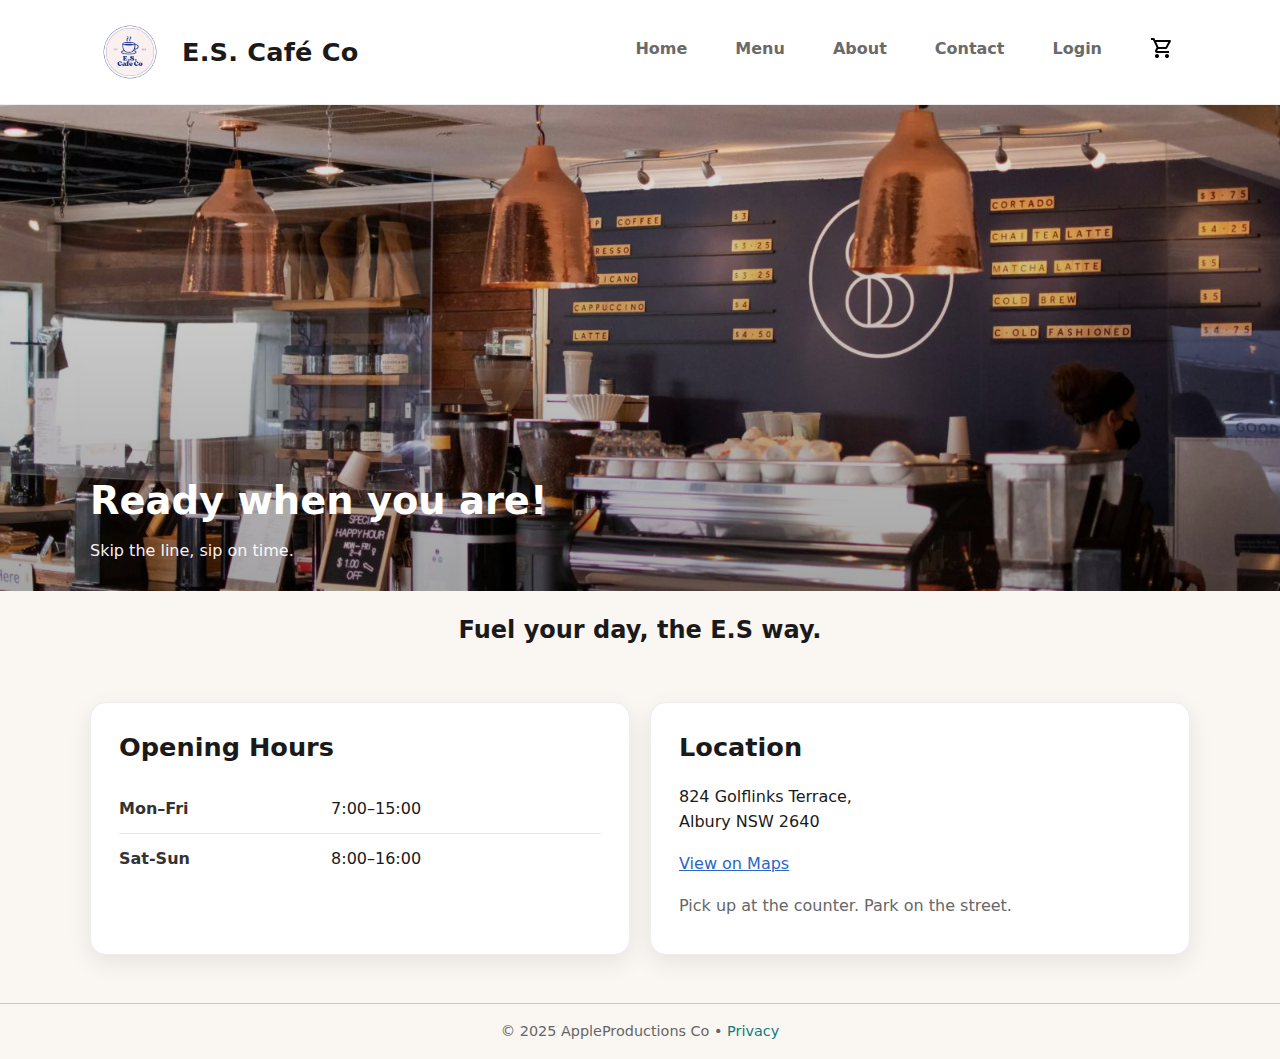
<file: templates/index.html>
<!DOCTYPE html>
<html lang="en">
<head>
    <meta charset="UTF-8">
    <meta name="viewport" content="width=device-width, initial-scale=1.0">
    <title>E.S. Café Co – Preorder Online</title>
    <meta name="description" content="Pre-order food and drinks from E.S. Café Co. Browse the menu and collect your order at your chosen time.">
    <meta name="keywords" content="E.S. Café, preorder, food, drinks, student lunch">
    <meta name="author" content="Evan Sergi">
    <link rel="icon" href="/static/images/logo.png" type="image/png">
    <link rel="manifest" href="/manifest.json">
    <link rel="stylesheet" href="/static/style.css">
</head>

<body>
  <!-- ---------- Header and Navigation ---------- -->
  <header class="site-header">
    <div class="container header-inner">
      
      <!-- ---------- Brand Section (Logo + Name) ---------- -->
      <div class="brand">
        <a href="index.html">
          <img src="/static/images/logo.png" alt="E.S. Café Co logo" class="logo">
        </a>
        <span class="brand-name">E.S. Café Co</span>
      </div>
    <!-- ---------- Navigation Menu ---------- -->
    <nav aria-label="Primary">
      <ul class="nav-list">
        <li><a href="index.html">Home</a></li>
        <li><a href="menu.html">Menu</a></li>
        <li><a href="about.html">About</a></li>
        <li><a href="contact.html">Contact</a></li>
        <li><a href="login.html">Login</a></li>
        <li><a href="orders.html" style="position: relative;">
          <svg xmlns="http://www.w3.org/2000/svg" height="24px" viewBox="0 -960 960 960" width="24px" fill="black"><path d="M280-80q-33 0-56.5-23.5T200-160q0-33 23.5-56.5T280-240q33 0 56.5 23.5T360-160q0 33-23.5 56.5T280-80Zm400 0q-33 0-56.5-23.5T600-160q0-33 23.5-56.5T680-240q33 0 56.5 23.5T760-160q0 33-23.5 56.5T680-80ZM246-720l96 200h280l110-200H246Zm-38-80h590q23 0 35 20.5t1 41.5L692-482q-11 20-29.5 31T622-440H324l-44 80h480v80H280q-45 0-68-39.5t-2-78.5l54-98-144-304H40v-80h130l38 80Zm134 280h280-280Z"/></svg>
          <span class="cart-badge">0</span>
        </a></li>
      </ul>
    </nav>
    </header>
  <!-- ---------- Hero Section ---------- -->
    <section class="hero">
      <img src="/static/images/hero.jpg" alt="Cafe table with coffee and plants">
      <div class="hero-overlay container">
        <h1>Ready when you are!</h1>
        <p class="lead">Skip the line, sip on time.</p>
      </div>
    </section>

  <!-- ---------- Tagline Section ---------- -->
    <section class="tagline">
      <div class="container">
        <h2>Fuel your day, the E.S way.</h2>
      </div>
    </section>

  <!-- ---------- Main Content: Containers & Cards ---------- -->
  <main class="container">
    <section class="cards grid">
      <article class="card">
        <h2>Opening Hours</h2>
        <table class="hours">
          <tr><th>Mon–Fri</th><td>7:00–15:00</td></tr>
          <tr><th>Sat-Sun</th><td>8:00–16:00</td></tr>
        </table>
      </article>

      <article class="card">
        <h2>Location</h2>
        <p>824 Golflinks Terrace,<br>Albury NSW 2640</p>
        <p><a href="https://maps.app.goo.gl/MpvQjLKQTUUq8Hkc8" target="_blank" rel="noopener">View on Maps</a></p>
        <p class="note">Pick up at the counter. Park on the street.</p>
      </article>
    </section>
  </main>

  <!-- ---------- Footer Section ---------- -->
  <footer class="site-footer">
  <div class="container">
    © 2025 AppleProductions Co • <a href="#">Privacy</a>
  </div>
  </footer>

  <script>
  // Register the service worker so the PWA can work offline
    if ("serviceWorker" in navigator) {
      let refreshing = false;

      // Detect when a new service worker has taken control
      navigator.serviceWorker.addEventListener('controllerchange', () => {
        if (refreshing) return;
        refreshing = true;
        console.log('[App] New service worker activated, reloading page...');
        window.location.reload();
      });

      navigator.serviceWorker.register("../service-worker.js")
        .then(registration => {
          console.log("✅ Service worker registered:", registration.scope);

          // Check for updates every time the page loads
          registration.update();

          // Check for updates periodically (every 60 seconds)
          setInterval(() => {
            registration.update();
          }, 60000);

          // Listen for updates
          registration.addEventListener('updatefound', () => {
            const newWorker = registration.installing;
            console.log('[App] New service worker found, installing...');

            newWorker.addEventListener('statechange', () => {
              if (newWorker.state === 'installed' && navigator.serviceWorker.controller) {
                // New service worker available
                console.log('[App] New version available!');
                
                // Show update notification to user
                showUpdateNotification(newWorker);
              }
            });
          });
        })
        .catch(error => {
          console.error("❌ Service worker registration failed:", error);
        });
    }

    // Show a notification when a new version is available
    function showUpdateNotification(newWorker) {
      // Create a notification banner
      const banner = document.createElement('div');
      banner.id = 'update-banner';
      banner.style.cssText = `
        position: fixed;
        top: 0;
        left: 0;
        right: 0;
        background: #0e7c7b;
        color: white;
        padding: 15px;
        text-align: center;
        z-index: 10000;
        box-shadow: 0 2px 10px rgba(0,0,0,0.3);
        font-family: system-ui, sans-serif;
      `;
      
      banner.innerHTML = `
        <strong>🎉 New version available!</strong>
        <button id="update-btn" style="
          margin-left: 15px;
          padding: 8px 20px;
          background: white;
          color: #0e7c7b;
          border: none;
          border-radius: 5px;
          font-weight: bold;
          cursor: pointer;
        ">Update Now</button>
        <button id="dismiss-btn" style="
          margin-left: 10px;
          padding: 8px 20px;
          background: transparent;
          color: white;
          border: 1px solid white;
          border-radius: 5px;
          cursor: pointer;
        ">Later</button>
      `;
      
      document.body.appendChild(banner);
      
      // Handle update button click
      document.getElementById('update-btn').addEventListener('click', () => {
        // Tell the new service worker to skip waiting
        newWorker.postMessage({ type: 'SKIP_WAITING' });
      });
      
      // Handle dismiss button click
      document.getElementById('dismiss-btn').addEventListener('click', () => {
        banner.remove();
      });
    }
  </script>


  <script>
    function updateCartBadge() {
     const CART_KEY = "ESCafeCoCart";
     const stored = localStorage.getItem(CART_KEY);
     const cart = stored ? JSON.parse(stored) : [];
     const totalItems = cart.reduce((sum, item) => sum + item.qty, 0);
     
     const badges = document.querySelectorAll('.cart-badge');
     badges.forEach(badge => {
       if (totalItems > 0) {
         badge.textContent = totalItems;
         badge.style.display = 'flex';
       } else {
         badge.style.display = 'none';
       }
     });
   }
   updateCartBadge();
   window.addEventListener('storage', updateCartBadge);
  </script>
</body>
</html>
</file>
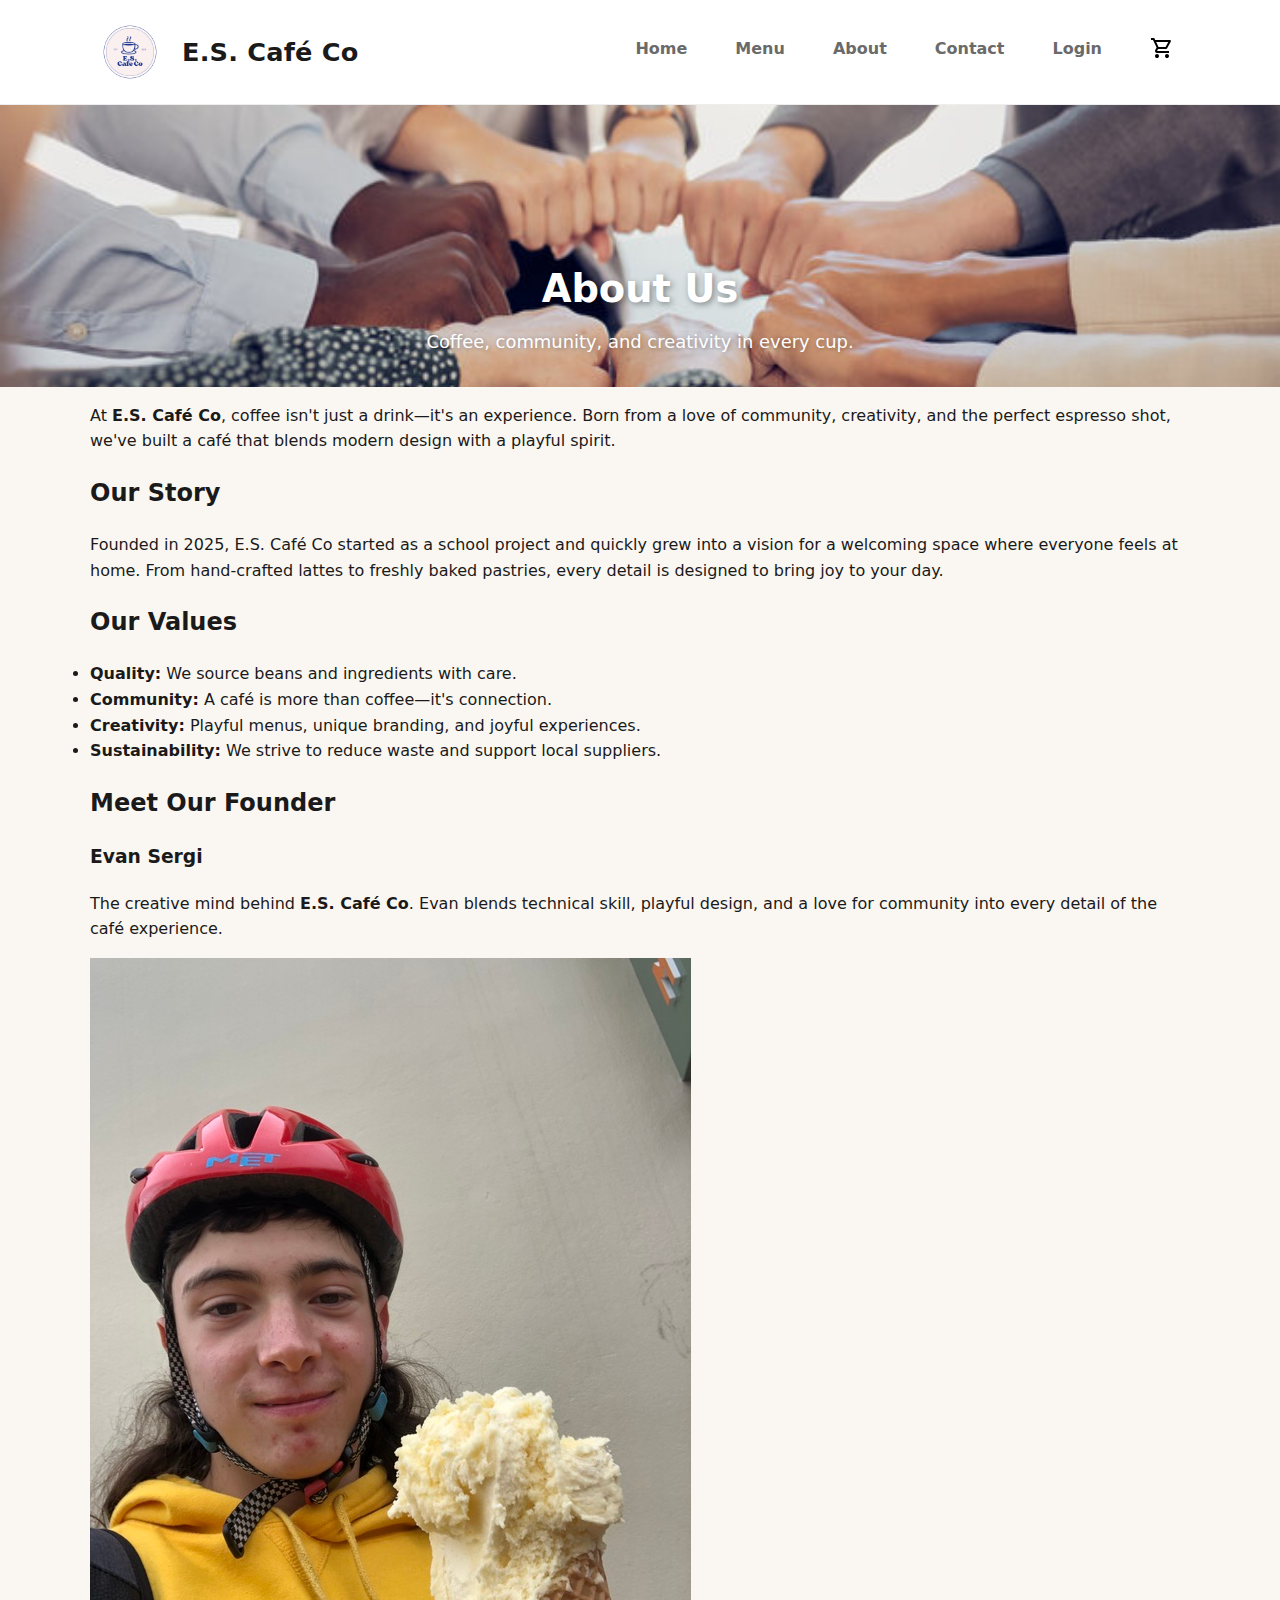
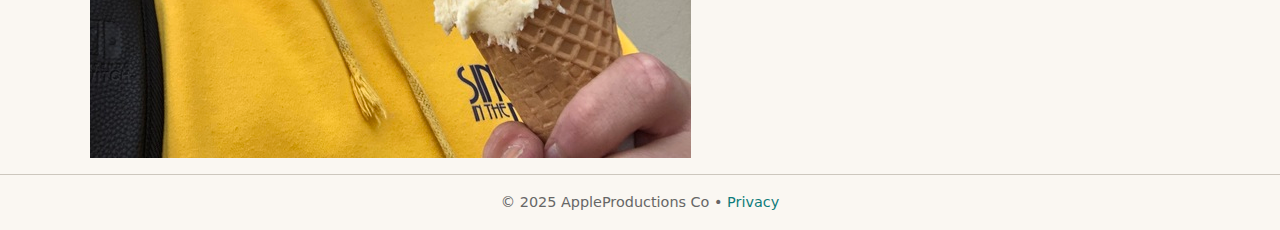
<file: templates/about.html>
<!DOCTYPE html>
<html lang="en">
<head>
  <meta charset="UTF-8">
  <meta name="viewport" content="width=device-width, initial-scale=1.0">
  <title>E.S. Café Co - About</title>
  <meta name="description" content="Learn more about E.S. Café Co, our story, values, and passion for great coffee.">
  <meta name="keywords" content="E.S. Café Co about, café story, coffee values">
  <meta name="author" content="Evan Sergi (Albury High School)">
  <link rel="stylesheet" href="/static/style.css">
  <link rel="manifest" href="../manifest.json">
  <link rel="icon" href="/static/images/logo.png" type="image/png">
</head>
<body>
  <!-- ---------- Header and Navigation ---------- -->
  <header class="site-header">
    <div class="container header-inner">
      <div class="brand">
        <a href="index.html">
          <img src="/static/images/logo.png" alt="E.S. Café Co logo" class="logo">
        </a>
        <span class="brand-name">E.S. Café Co</span>
      </div>

      <nav aria-label="Primary">
        <ul class="nav-list">
          <li><a href="index.html">Home</a></li>
          <li><a href="menu.html">Menu</a></li>
          <li><a href="about.html" class="active">About</a></li>
          <li><a href="contact.html">Contact</a></li>
          <li><a href="login.html">Login</a></li>
          <li><a href="orders.html" style="position: relative;">
            <svg xmlns="http://www.w3.org/2000/svg" height="24px" viewBox="0 -960 960 960" width="24px" fill="black"><path d="M280-80q-33 0-56.5-23.5T200-160q0-33 23.5-56.5T280-240q33 0 56.5 23.5T360-160q0 33-23.5 56.5T280-80Zm400 0q-33 0-56.5-23.5T600-160q0-33 23.5-56.5T680-240q33 0 56.5 23.5T760-160q0 33-23.5 56.5T680-80ZM246-720l96 200h280l110-200H246Zm-38-80h590q23 0 35 20.5t1 41.5L692-482q-11 20-29.5 31T622-440H324l-44 80h480v80H280q-45 0-68-39.5t-2-78.5l54-98-144-304H40v-80h130l38 80Zm134 280h280-280Z"/></svg>
            <span class="cart-badge">0</span>
          </a></li>
        </ul>
      </nav>
    </div>
  </header>

  <!-- ---------- About Banner ---------- -->
  <section class="menu-banner">
    <img src="/static/images/aboutus.jpg" alt="E.S. Café Co About">

    <div class="banner-text container">
      <h1>About Us</h1>
      <p class="lead">Coffee, community, and creativity in every cup.</p>
    </div>
  </section>

  <!-- ---------- Main Content ---------- -->
  <main class="about-page container">
    <section class="intro">
      <p>
        At <strong>E.S. Café Co</strong>, coffee isn't just a drink—it's an experience. 
        Born from a love of community, creativity, and the perfect espresso shot, 
        we've built a café that blends modern design with a playful spirit.
      </p>
    </section>

    <section class="story">
      <h2>Our Story</h2>
      <p>
        Founded in 2025, E.S. Café Co started as a school project and quickly grew 
        into a vision for a welcoming space where everyone feels at home. 
        From hand-crafted lattes to freshly baked pastries, every detail is designed 
        to bring joy to your day.
      </p>
    </section>

    <section class="values">
      <h2>Our Values</h2>
      <ul>
        <li><strong>Quality:</strong> We source beans and ingredients with care.</li>
        <li><strong>Community:</strong> A café is more than coffee—it's connection.</li>
        <li><strong>Creativity:</strong> Playful menus, unique branding, and joyful experiences.</li>
        <li><strong>Sustainability:</strong> We strive to reduce waste and support local suppliers.</li>
      </ul>
    </section>

    <section class="founder-banner">
      <div class="banner-content">
        <div class="founder-text">
          <h2>Meet Our Founder</h2>
          <h3>Evan Sergi</h3>
          <p>
            The creative mind behind <strong>E.S. Café Co</strong>.  
            Evan blends technical skill, playful design, and a love for community 
            into every detail of the café experience.
          </p>
        </div>
        <div class="founder-photo">
          <img src="/static/images/images.jpg" alt="Founder Evan Sergi" class="founder-img">
        </div>
      </div>
    </section>
  </main>

  <!-- ---------- Footer ---------- -->
  <footer class="site-footer">
    <div class="container">
      © 2025 AppleProductions Co • <a href="#">Privacy</a>
    </div>
  </footer>

  <!-- ---------- Scripts ---------- -->
  <script>
    function updateCartBadge() {
      const CART_KEY = "ESCafeCoCart";
      const stored = localStorage.getItem(CART_KEY);
      const cart = stored ? JSON.parse(stored) : [];
      const totalItems = cart.reduce((sum, item) => sum + item.qty, 0);
      
      const badges = document.querySelectorAll('.cart-badge');
      badges.forEach(badge => {
        if (totalItems > 0) {
          badge.textContent = totalItems;
          badge.style.display = 'flex';
        } else {
          badge.style.display = 'none';
        }
      });
    }
    updateCartBadge();
    window.addEventListener('storage', updateCartBadge);
  </script>

  <script>
  // Register the service worker so the PWA can work offline
    if ("serviceWorker" in navigator) {
      let refreshing = false;

      // Detect when a new service worker has taken control
      navigator.serviceWorker.addEventListener('controllerchange', () => {
        if (refreshing) return;
        refreshing = true;
        console.log('[App] New service worker activated, reloading page...');
        window.location.reload();
      });

      navigator.serviceWorker.register("../service-worker.js")
        .then(registration => {
          console.log("✅ Service worker registered:", registration.scope);

          // Check for updates every time the page loads
          registration.update();

          // Check for updates periodically (every 60 seconds)
          setInterval(() => {
            registration.update();
          }, 60000);

          // Listen for updates
          registration.addEventListener('updatefound', () => {
            const newWorker = registration.installing;
            console.log('[App] New service worker found, installing...');

            newWorker.addEventListener('statechange', () => {
              if (newWorker.state === 'installed' && navigator.serviceWorker.controller) {
                // New service worker available
                console.log('[App] New version available!');
                
                // Show update notification to user
                showUpdateNotification(newWorker);
              }
            });
          });
        })
        .catch(error => {
          console.error("❌ Service worker registration failed:", error);
        });
    }

    // Show a notification when a new version is available
    function showUpdateNotification(newWorker) {
      // Create a notification banner
      const banner = document.createElement('div');
      banner.id = 'update-banner';
      banner.style.cssText = `
        position: fixed;
        top: 0;
        left: 0;
        right: 0;
        background: #0e7c7b;
        color: white;
        padding: 15px;
        text-align: center;
        z-index: 10000;
        box-shadow: 0 2px 10px rgba(0,0,0,0.3);
        font-family: system-ui, sans-serif;
      `;
      
      banner.innerHTML = `
        <strong>🎉 New version available!</strong>
        <button id="update-btn" style="
          margin-left: 15px;
          padding: 8px 20px;
          background: white;
          color: #0e7c7b;
          border: none;
          border-radius: 5px;
          font-weight: bold;
          cursor: pointer;
        ">Update Now</button>
        <button id="dismiss-btn" style="
          margin-left: 10px;
          padding: 8px 20px;
          background: transparent;
          color: white;
          border: 1px solid white;
          border-radius: 5px;
          cursor: pointer;
        ">Later</button>
      `;
      
      document.body.appendChild(banner);
      
      // Handle update button click
      document.getElementById('update-btn').addEventListener('click', () => {
        // Tell the new service worker to skip waiting
        newWorker.postMessage({ type: 'SKIP_WAITING' });
      });
      
      // Handle dismiss button click
      document.getElementById('dismiss-btn').addEventListener('click', () => {
        banner.remove();
      });
    }
  </script>
</body>
</html>
</file>
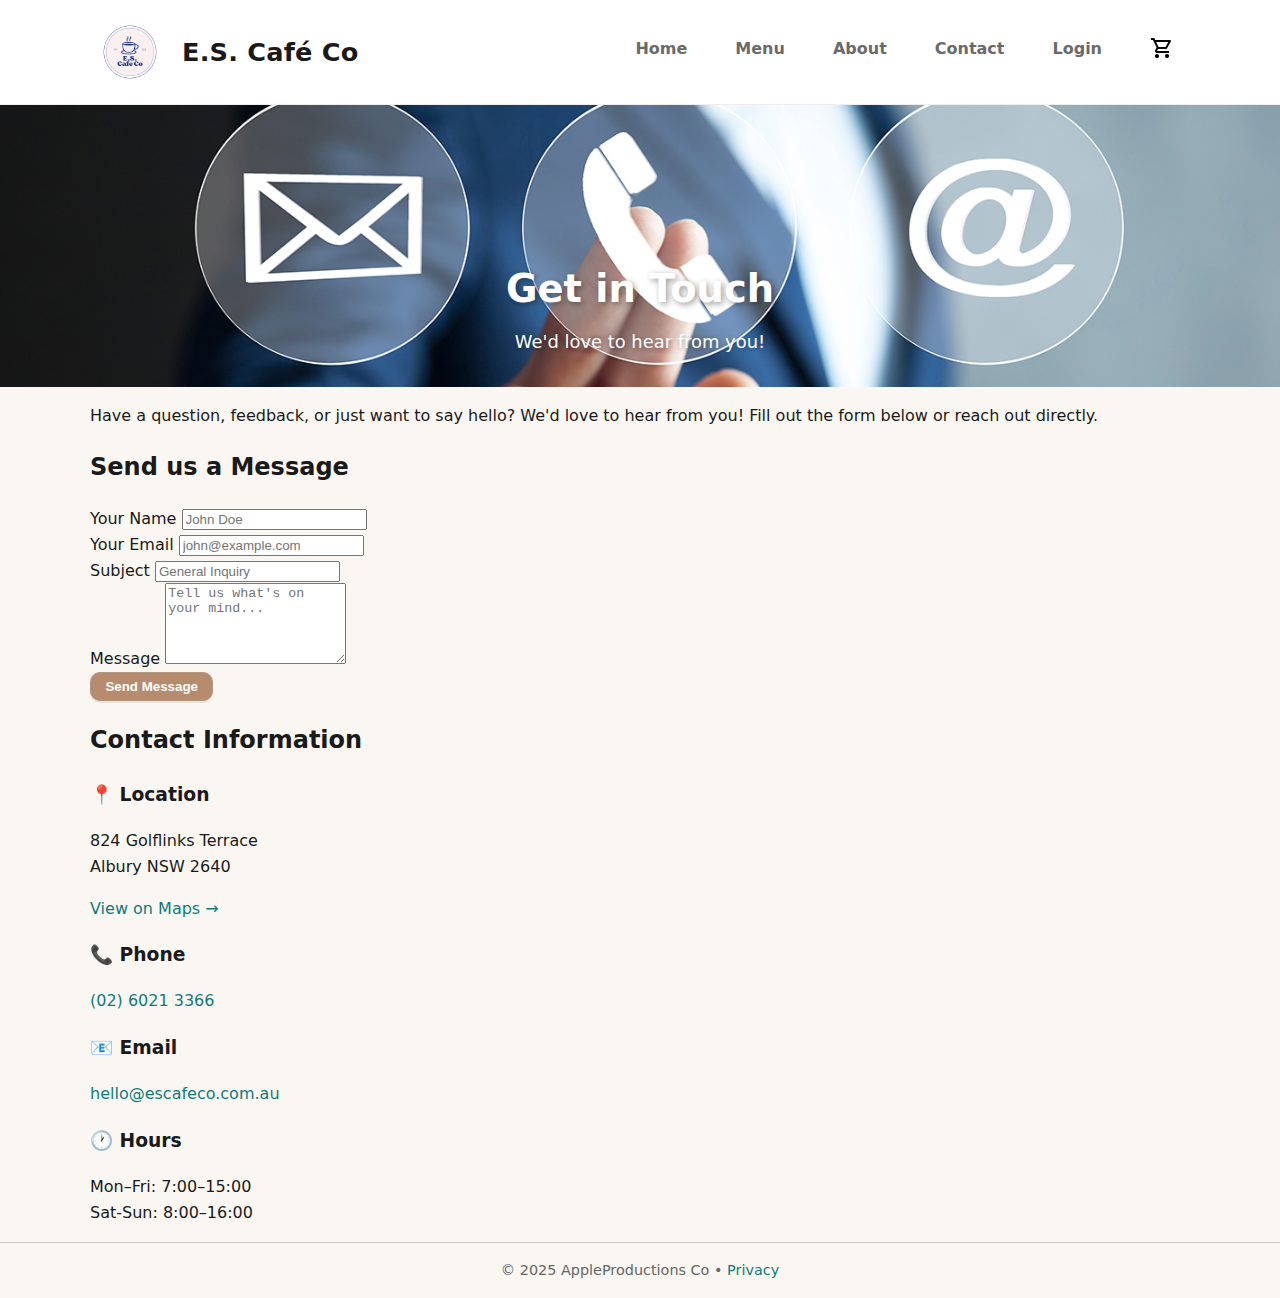
<file: templates/contact.html>
<!DOCTYPE html>
<html lang="en">
<head>
    <meta charset="UTF-8">
    <meta name="viewport" content="width=device-width, initial-scale=1.0">
    <title>E.S. Café Co - Contact</title>
    <meta name="description" content="Contact us about any concerns or questions.">
    <meta name="keywords" content="E.S. Café Co contact, email, phone number">
    <meta name="author" content="Evan Sergi (Albury High School)">
    <link rel="stylesheet" href="/static/style.css">
    <link rel="manifest" href="../manifest.json">
    <link rel="icon" href="/static/images/logo.png" type="image/png">
</head>
<body>
    <!-- ---------- Header and Navigation ---------- -->
  <header class="site-header">
    <div class="container header-inner">
      
      <!-- ---------- Brand Section (Logo + Name) ---------- -->
      <div class="brand">
        <a href="index.html">
          <img src="/static/images/logo.png" alt="E.S. Café Co logo" class="logo">
        </a>
        <span class="brand-name">E.S. Café Co</span>
      </div>

    <!-- ---------- Navigation Menu ---------- -->
    <nav aria-label="Primary">
      <ul class="nav-list">
        <li><a href="index.html">Home</a></li>
        <li><a href="menu.html">Menu</a></li>
        <li><a href="about.html">About</a></li>
        <li><a href="contact.html">Contact</a></li>
        <li><a href="login.html">Login</a></li>
        <li><a href="orders.html" style="position: relative;">
          <svg xmlns="http://www.w3.org/2000/svg" height="24px" viewBox="0 -960 960 960" width="24px" fill="black"><path d="M280-80q-33 0-56.5-23.5T200-160q0-33 23.5-56.5T280-240q33 0 56.5 23.5T360-160q0 33-23.5 56.5T280-80Zm400 0q-33 0-56.5-23.5T600-160q0-33 23.5-56.5T680-240q33 0 56.5 23.5T760-160q0 33-23.5 56.5T680-80ZM246-720l96 200h280l110-200H246Zm-38-80h590q23 0 35 20.5t1 41.5L692-482q-11 20-29.5 31T622-440H324l-44 80h480v80H280q-45 0-68-39.5t-2-78.5l54-98-144-304H40v-80h130l38 80Zm134 280h280-280Z"/></svg>
          <span class="cart-badge">0</span>
        </a></li>
      </ul>
    </nav>
    </header>

  <!-- ---------- Contact Banner ---------- -->
  <section class="menu-banner">
    <img src="/static/images/Contact-us_topbanner_cropped.jpg" alt="E.S. Café Co Contact">

    <div class="banner-text container">
      <h1>Get in Touch</h1>
      <p class="lead">We'd love to hear from you!</p>
    </div>
  </section>

  <!-- ---------- Main Content ---------- -->
  <main class="contact-page container">

    <section class="contact-intro">
      <p>
        Have a question, feedback, or just want to say hello? 
        We'd love to hear from you! Fill out the form below or reach out directly.
      </p>
    </section>

    <div class="contact-layout">
      <!-- Contact Form -->
      <section class="contact-form-section">
        <h2>Send us a Message</h2>
        
        <form id="contact-form" class="contact-form">
          <div class="form-group">
            <label for="contact-name">Your Name</label>
            <input type="text" id="contact-name" name="name" required placeholder="John Doe">
          </div>

          <div class="form-group">
            <label for="contact-email">Your Email</label>
            <input type="email" id="contact-email" name="email" required placeholder="john@example.com">
          </div>

          <div class="form-group">
            <label for="contact-subject">Subject</label>
            <input type="text" id="contact-subject" name="subject" required placeholder="General Inquiry">
          </div>

          <div class="form-group">
            <label for="contact-message">Message</label>
            <textarea id="contact-message" name="message" rows="5" required placeholder="Tell us what's on your mind..."></textarea>
          </div>

          <button type="submit" class="add-btn">Send Message</button>
        </form>

        <p id="contact-response" class="note"></p>
      </section>

      <!-- Contact Information -->
      <section class="contact-info-section">
        <h2>Contact Information</h2>
        
        <div class="contact-detail">
          <h3>📍 Location</h3>
          <p>824 Golflinks Terrace<br>Albury NSW 2640</p>
          <p><a href="https://maps.app.goo.gl/MpvQjLKQTUUq8Hkc8" target="_blank" rel="noopener">View on Maps →</a></p>
        </div>

        <div class="contact-detail">
          <h3>📞 Phone</h3>
          <p><a href="tel:+61234567890">(02) 6021 3366</a></p>
        </div>

        <div class="contact-detail">
          <h3>📧 Email</h3>
          <p><a href="mailto:hello@escafeco.com.au">hello@escafeco.com.au</a></p>
        </div>

        <div class="contact-detail">
          <h3>🕐 Hours</h3>
          <p>Mon–Fri: 7:00–15:00<br>Sat-Sun: 8:00–16:00</p>
        </div>
      </section>
    </div>
  </main>

  <!-- ---------- Footer Section ---------- -->
  <footer class="site-footer">
  <div class="container">
    © 2025 AppleProductions Co • <a href="#">Privacy</a>
  </div>
  </footer>
  
  <!-- ---------- Script: Send form data to Flask ---------- -->
  <script>
    const form = document.getElementById('contact-form');
    const output = document.getElementById('contact-response');

    form.addEventListener('submit', function (event) {
      event.preventDefault();

      const name = document.getElementById('contact-name').value.trim();
      const email = document.getElementById('contact-email').value.trim();
      const subject = document.getElementById('contact-subject').value.trim();
      const message = document.getElementById('contact-message').value.trim();

      const fullMessage = `From: ${name} (${email})\nSubject: ${subject}\n\n${message}`;

      fetch("http://127.0.0.1:5050/feedback", {
        method: "POST",
        headers: { "Content-Type": "application/json" },
        body: JSON.stringify({ message: fullMessage })
      })
        .then(res => res.json())
        .then(data => {
          output.textContent = "✅ Thank you for contacting us! We'll get back to you soon.";
          output.style.color = "green";
          form.reset();
        })
        .catch(() => {
          output.textContent = "❌ Could not send message. Please try again later.";
          output.style.color = "red";
        });
    });
  </script>

  <script>
  // Register the service worker so the PWA can work offline
    if ("serviceWorker" in navigator) {
      let refreshing = false;

      // Detect when a new service worker has taken control
      navigator.serviceWorker.addEventListener('controllerchange', () => {
        if (refreshing) return;
        refreshing = true;
        console.log('[App] New service worker activated, reloading page...');
        window.location.reload();
      });

      navigator.serviceWorker.register("../service-worker.js")
        .then(registration => {
          console.log("✅ Service worker registered:", registration.scope);

          // Check for updates every time the page loads
          registration.update();

          // Check for updates periodically (every 60 seconds)
          setInterval(() => {
            registration.update();
          }, 60000);

          // Listen for updates
          registration.addEventListener('updatefound', () => {
            const newWorker = registration.installing;
            console.log('[App] New service worker found, installing...');

            newWorker.addEventListener('statechange', () => {
              if (newWorker.state === 'installed' && navigator.serviceWorker.controller) {
                // New service worker available
                console.log('[App] New version available!');
                
                // Show update notification to user
                showUpdateNotification(newWorker);
              }
            });
          });
        })
        .catch(error => {
          console.error("❌ Service worker registration failed:", error);
        });
    }

    // Show a notification when a new version is available
    function showUpdateNotification(newWorker) {
      // Create a notification banner
      const banner = document.createElement('div');
      banner.id = 'update-banner';
      banner.style.cssText = `
        position: fixed;
        top: 0;
        left: 0;
        right: 0;
        background: #0e7c7b;
        color: white;
        padding: 15px;
        text-align: center;
        z-index: 10000;
        box-shadow: 0 2px 10px rgba(0,0,0,0.3);
        font-family: system-ui, sans-serif;
      `;
      
      banner.innerHTML = `
        <strong>🎉 New version available!</strong>
        <button id="update-btn" style="
          margin-left: 15px;
          padding: 8px 20px;
          background: white;
          color: #0e7c7b;
          border: none;
          border-radius: 5px;
          font-weight: bold;
          cursor: pointer;
        ">Update Now</button>
        <button id="dismiss-btn" style="
          margin-left: 10px;
          padding: 8px 20px;
          background: transparent;
          color: white;
          border: 1px solid white;
          border-radius: 5px;
          cursor: pointer;
        ">Later</button>
      `;
      
      document.body.appendChild(banner);
      
      // Handle update button click
      document.getElementById('update-btn').addEventListener('click', () => {
        // Tell the new service worker to skip waiting
        newWorker.postMessage({ type: 'SKIP_WAITING' });
      });
      
      // Handle dismiss button click
      document.getElementById('dismiss-btn').addEventListener('click', () => {
        banner.remove();
      });
    }
  </script>


  <script>
    function updateCartBadge() {
     const CART_KEY = "ESCafeCoCart";
     const stored = localStorage.getItem(CART_KEY);
     const cart = stored ? JSON.parse(stored) : [];
     const totalItems = cart.reduce((sum, item) => sum + item.qty, 0);
     
     const badges = document.querySelectorAll('.cart-badge');
     badges.forEach(badge => {
       if (totalItems > 0) {
         badge.textContent = totalItems;
         badge.style.display = 'flex';
       } else {
         badge.style.display = 'none';
       }
     });
   }
   updateCartBadge();
   window.addEventListener('storage', updateCartBadge);
  </script>
</body>
</html>
</file>
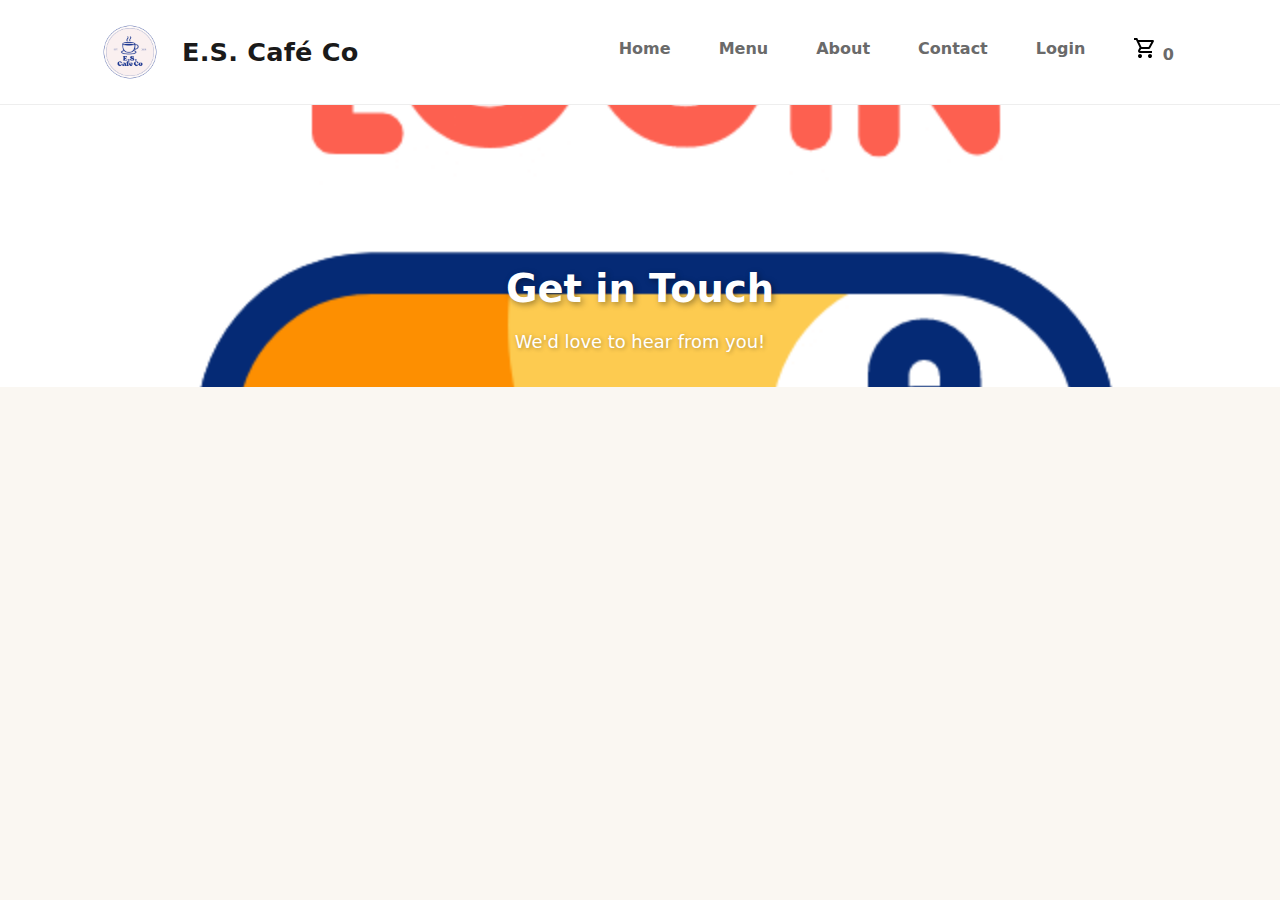
<file: templates/login.html>
<!DOCTYPE html>
<html lang="en">
<head>
    <meta charset="UTF-8">
    <meta name="viewport" content="width=device-width, initial-scale=1.0">
    <title>E.S. Café Co – Login</title>
    <meta name="description" content="Pre-order food and drinks from E.S. Café Co. Browse the menu and collect your order at your chosen time.">
    <meta name="keywords" content="E.S. Café, preorder, food, drinks, student lunch">
    <meta name="author" content="Evan Sergi">
    <link rel="icon" href="/static/images/logo.png" type="image/png">
    <link rel="manifest" href="/manifest.json">
    <link rel="stylesheet" href="/static/style.css">
</head>
<body>
  <!-- ---------- Header and Navigation ---------- -->
  <header class="site-header">
    <div class="container header-inner">
      
      <!-- ---------- Brand Section (Logo + Name) ---------- -->
      <div class="brand">
        <a href="index.html">
          <img src="/static/images/logo.png" alt="E.S. Café Co logo" class="logo">
        </a>
        <span class="brand-name">E.S. Café Co</span>
      </div>
    <!-- ---------- Navigation Menu ---------- -->
    <nav aria-label="Primary">
      <ul class="nav-list">
        <li><a href="index.html">Home</a></li>
        <li><a href="menu.html">Menu</a></li>
        <li><a href="about.html">About</a></li>
        <li><a href="contact.html">Contact</a></li>
        <li><a href="login.html">Login</a></li>
        <li><a href="orders.html" style="position: relative;">
          <svg xmlns="http://www.w3.org/2000/svg" height="24px" viewBox="0 -960 960 960" width="24px" fill="black"><path d="M280-80q-33 0-56.5-23.5T200-160q0-33 23.5-56.5T280-240q33 0 56.5 23.5T360-160q0 33-23.5 56.5T280-80Zm400 0q-33 0-56.5-23.5T600-160q0-33 23.5-56.5T680-240q33 0 56.5 23.5T760-160q0 33-23.5 56.5T680-80ZM246-720l96 200h280l110-200H246Zm-38-80h590q23 0 35 20.5t1 41.5L692-482q-11 20-29.5 31T622-440H324l-44 80h480v80H280q-45 0-68-39.5t-2-78.5l54-98-144-304H40v-80h130l38 80Zm134 280h280-280Z"/></svg>
          <span class="cart-badge">0</span>
        </a></li>
      </ul>
    </nav>
    </header>

  <!-- ---------- Login Banner ---------- -->
  <section class="menu-banner">
    <img src="/static/images/login.gif" alt="E.S. Café Co Login">

    <div class="banner-text container">
      <h1>Get in Touch</h1>
      <p class="lead">We'd love to hear from you!</p>
    </div>
  </section>   

</body>
</html>
</file>
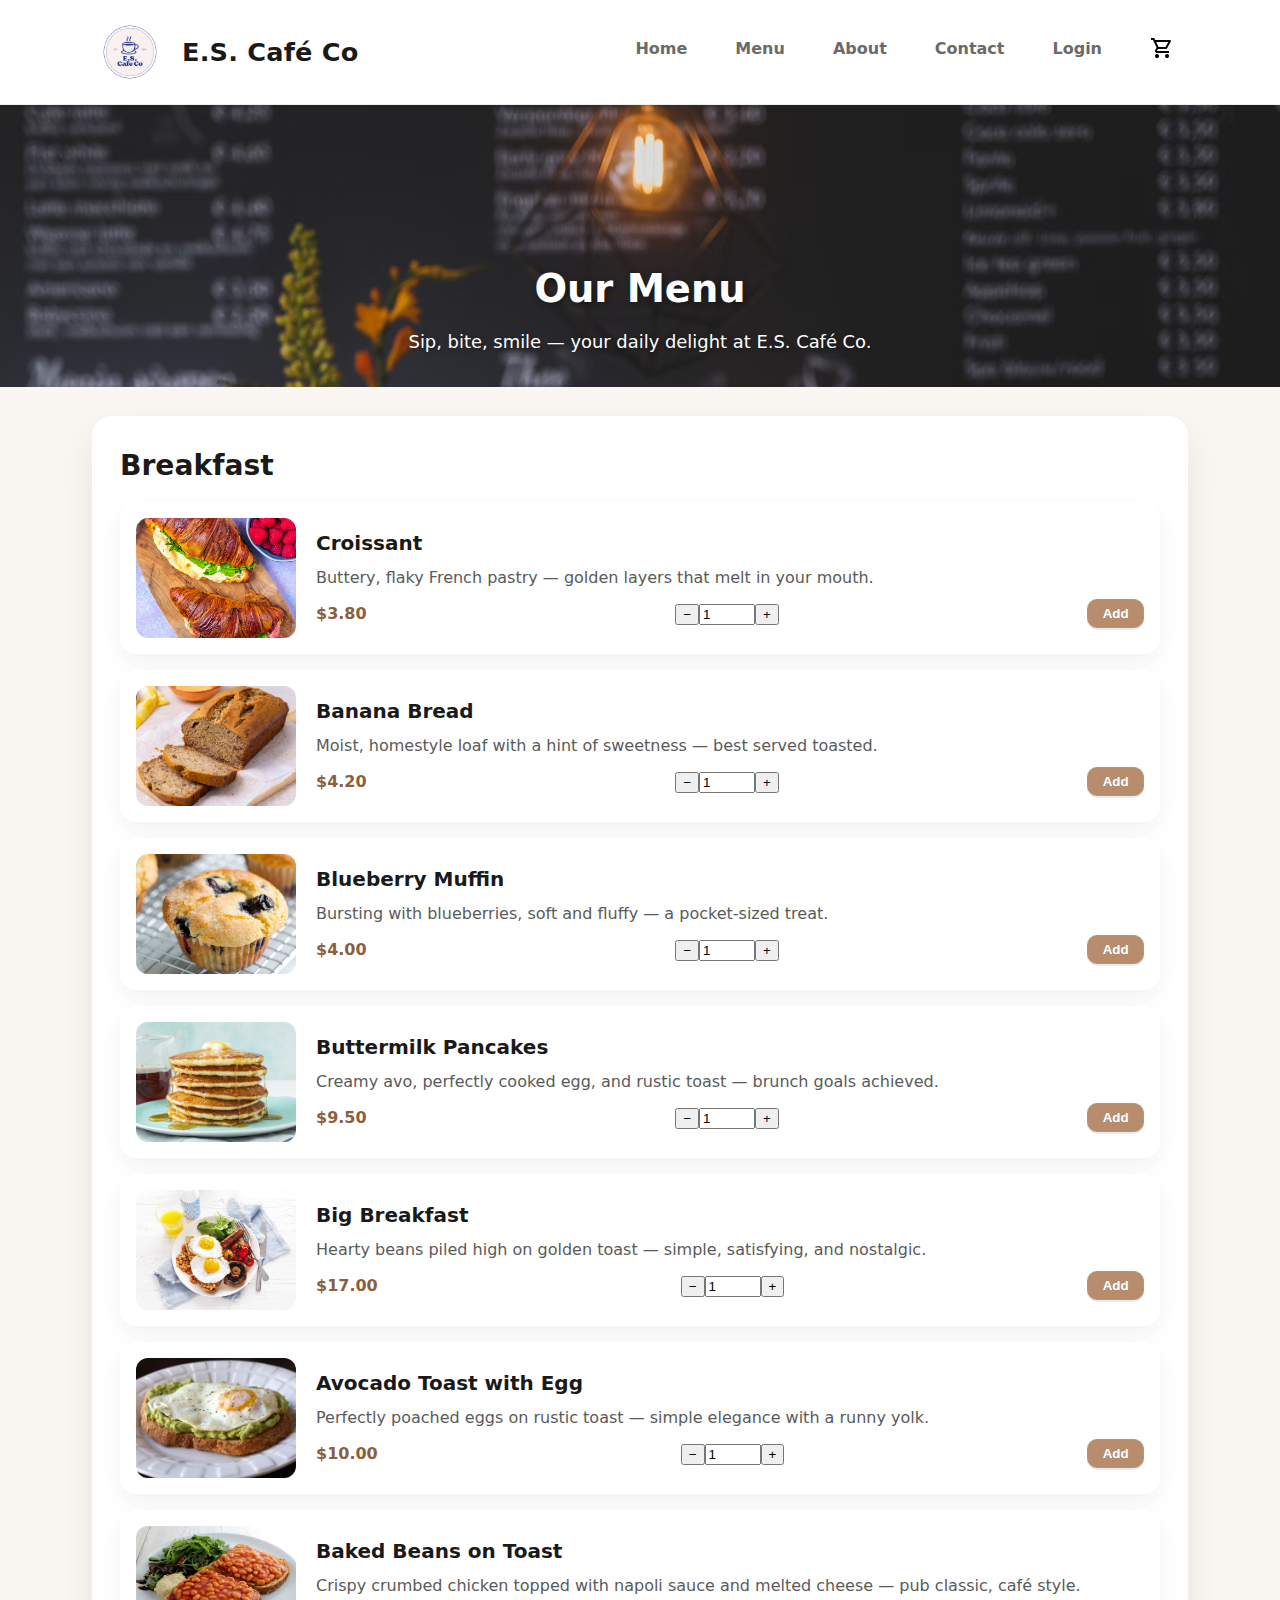
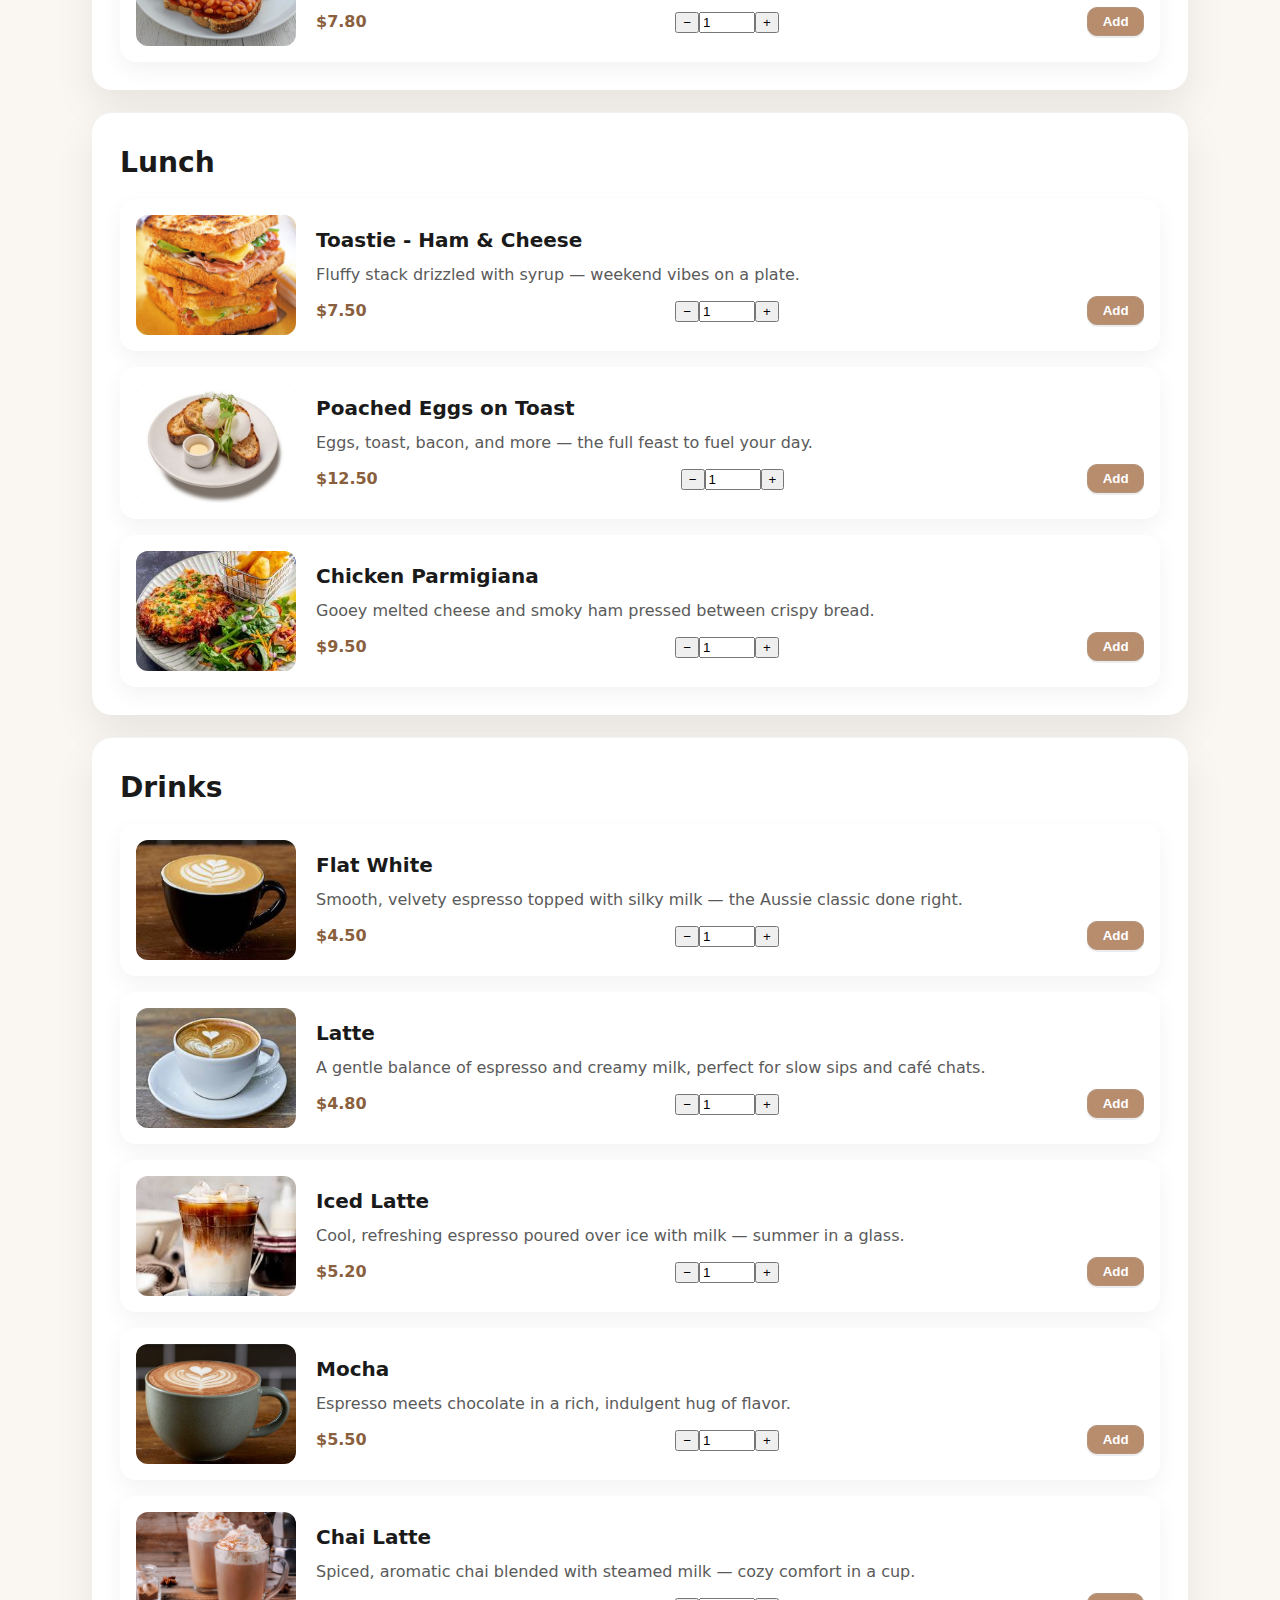
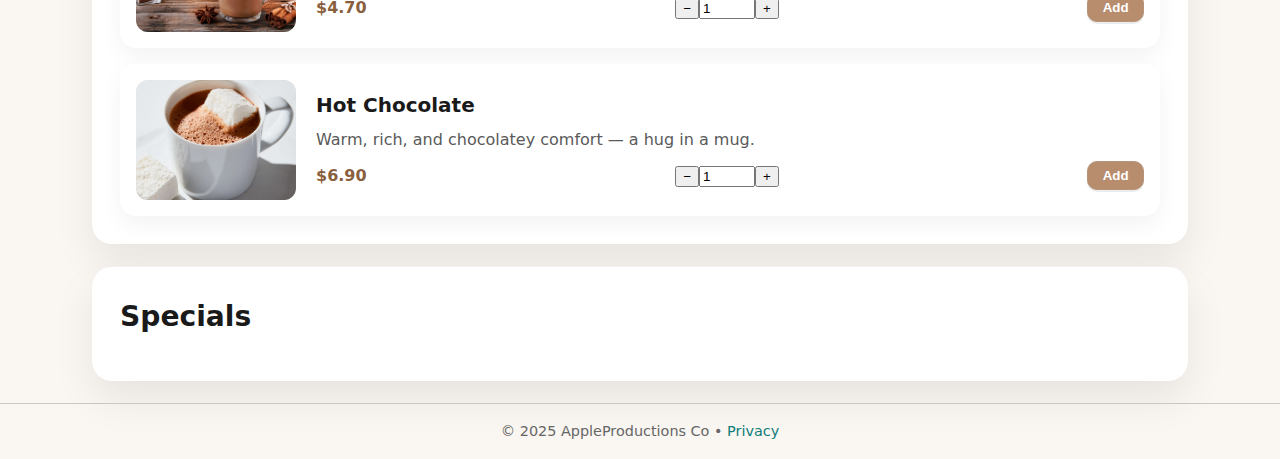
<file: templates/menu.html>
<!DOCTYPE html>
<html lang="en">
<head>
    <meta charset="UTF-8">
    <meta name="viewport" content="width=device-width, initial-scale=1.0">
    <title>E.S. Café Co - Menu</title>
    <meta name="description" content="Browse the E.S. Café Co breakfast, lunch, and drinks menu. Add items to your pre-order and collect them at your chosen time.">
    <meta name="keywords" content="E.S. Café Co menu, breakfast, lunch, drinks, pre-order">
    <meta name="author" content="Evan Sergi (Albury High School)">
    <link rel="icon" href="/static/images/logo.png" type="image/png">
    <link rel="manifest" href="../manifest.json">
    <link rel="stylesheet" href="/static/style.css">
</head>
<body>
  <!-- ---------- Header and Navigation ---------- -->
  <header class="site-header">
    <div class="container header-inner">
      
      <!-- ---------- Brand Section (Logo + Name) ---------- -->
      <div class="brand">
        <a href="index.html">
          <img src="/static/images/logo.png" alt="E.S. Café Co logo" class="logo">
        </a>
        <span class="brand-name">E.S. Café Co</span>
      </div>

    <!-- ---------- Navigation Menu ---------- -->
    <nav aria-label="Primary">
      <ul class="nav-list">
        <li><a href="index.html">Home</a></li>
        <li><a href="menu.html">Menu</a></li>
        <li><a href="about.html">About</a></li>
        <li><a href="contact.html">Contact</a></li>
        <li><a href="login.html">Login</a></li>
        <li><a href="orders.html" style="position: relative;">
          <svg xmlns="http://www.w3.org/2000/svg" height="24px" viewBox="0 -960 960 960" width="24px" fill="black"><path d="M280-80q-33 0-56.5-23.5T200-160q0-33 23.5-56.5T280-240q33 0 56.5 23.5T360-160q0 33-23.5 56.5T280-80Zm400 0q-33 0-56.5-23.5T600-160q0-33 23.5-56.5T680-240q33 0 56.5 23.5T760-160q0 33-23.5 56.5T680-80ZM246-720l96 200h280l110-200H246Zm-38-80h590q23 0 35 20.5t1 41.5L692-482q-11 20-29.5 31T622-440H324l-44 80h480v80H280q-45 0-68-39.5t-2-78.5l54-98-144-304H40v-80h130l38 80Zm134 280h280-280Z"/></svg>
          <span class="cart-badge">0</span>
        </a></li>
      </ul>
    </nav>
    </header>

  <!-- ---------- Menu Banner ---------- -->
  <section class="menu-banner">
  <img src="/static/images/menu-banner.jpg" alt="E.S. Café Co Menu artwork">

  <div class="banner-text container">
    <h1>Our Menu</h1>
    <p class="lead">Sip, bite, smile — your daily delight at E.S. Café Co.</p>
  </div>
  </section>

<!-- ---------- Menu Sections (Breakfast, Lunch, Drinks) ---------- -->
<section class="menu-section" id="breakfast">
  <div class="container">

    <!-- Breakfast Section -->
    <div class="menu-card">
      <h2>Breakfast</h2>
      <div id="menu-breakfast" class="menu-items"></div>
    </div>

    <!-- Lunch Section -->
    <div class="menu-card">
      <h2>Lunch</h2>
      <div id="menu-lunch" class="menu-items"></div>
    </div>

    <!-- Drinks Section -->
    <div class="menu-card">
      <h2>Drinks</h2>
      <div id="menu-drinks" class="menu-items"></div>
    </div>

    <!-- Special Section -->
    <div class="menu-card">
      <h2>Specials</h2>
      <div id="menu-special" class="menu-items"></div>
    </div>

  </div> <!-- end of .container -->
  </section>
    <!-- ---------- Footer Section ---------- -->
    <footer class="site-footer">
    <div class="container">
      © 2025 AppleProductions Co • <a href="#">Privacy</a>
    </div>
    </footer>

  <script src="/static/menu.js"></script>
  
  <script>
  // Register the service worker so the PWA can work offline
    if ("serviceWorker" in navigator) {
      let refreshing = false;

      // Detect when a new service worker has taken control
      navigator.serviceWorker.addEventListener('controllerchange', () => {
        if (refreshing) return;
        refreshing = true;
        console.log('[App] New service worker activated, reloading page...');
        window.location.reload();
      });

      navigator.serviceWorker.register("../service-worker.js")
        .then(registration => {
          console.log("✅ Service worker registered:", registration.scope);

          // Check for updates every time the page loads
          registration.update();

          // Check for updates periodically (every 60 seconds)
          setInterval(() => {
            registration.update();
          }, 60000);

          // Listen for updates
          registration.addEventListener('updatefound', () => {
            const newWorker = registration.installing;
            console.log('[App] New service worker found, installing...');

            newWorker.addEventListener('statechange', () => {
              if (newWorker.state === 'installed' && navigator.serviceWorker.controller) {
                // New service worker available
                console.log('[App] New version available!');
                
                // Show update notification to user
                showUpdateNotification(newWorker);
              }
            });
          });
        })
        .catch(error => {
          console.error("❌ Service worker registration failed:", error);
        });
    }

    // Show a notification when a new version is available
    function showUpdateNotification(newWorker) {
      // Create a notification banner
      const banner = document.createElement('div');
      banner.id = 'update-banner';
      banner.style.cssText = `
        position: fixed;
        top: 0;
        left: 0;
        right: 0;
        background: #0e7c7b;
        color: white;
        padding: 15px;
        text-align: center;
        z-index: 10000;
        box-shadow: 0 2px 10px rgba(0,0,0,0.3);
        font-family: system-ui, sans-serif;
      `;
      
      banner.innerHTML = `
        <strong>🎉 New version available!</strong>
        <button id="update-btn" style="
          margin-left: 15px;
          padding: 8px 20px;
          background: white;
          color: #0e7c7b;
          border: none;
          border-radius: 5px;
          font-weight: bold;
          cursor: pointer;
        ">Update Now</button>
        <button id="dismiss-btn" style="
          margin-left: 10px;
          padding: 8px 20px;
          background: transparent;
          color: white;
          border: 1px solid white;
          border-radius: 5px;
          cursor: pointer;
        ">Later</button>
      `;
      
      document.body.appendChild(banner);
      
      // Handle update button click
      document.getElementById('update-btn').addEventListener('click', () => {
        // Tell the new service worker to skip waiting
        newWorker.postMessage({ type: 'SKIP_WAITING' });
      });
      
      // Handle dismiss button click
      document.getElementById('dismiss-btn').addEventListener('click', () => {
        banner.remove();
      });
    }
  </script>


  <script>
    function updateCartBadge() {
     const CART_KEY = "ESCafeCoCart";
     const stored = localStorage.getItem(CART_KEY);
     const cart = stored ? JSON.parse(stored) : [];
     const totalItems = cart.reduce((sum, item) => sum + item.qty, 0);
     
     const badges = document.querySelectorAll('.cart-badge');
     badges.forEach(badge => {
       if (totalItems > 0) {
         badge.textContent = totalItems;
         badge.style.display = 'flex';
       } else {
         badge.style.display = 'none';
       }
     });
   }
   updateCartBadge();
   window.addEventListener('storage', updateCartBadge);
  </script>
</body>
</html>
</file>
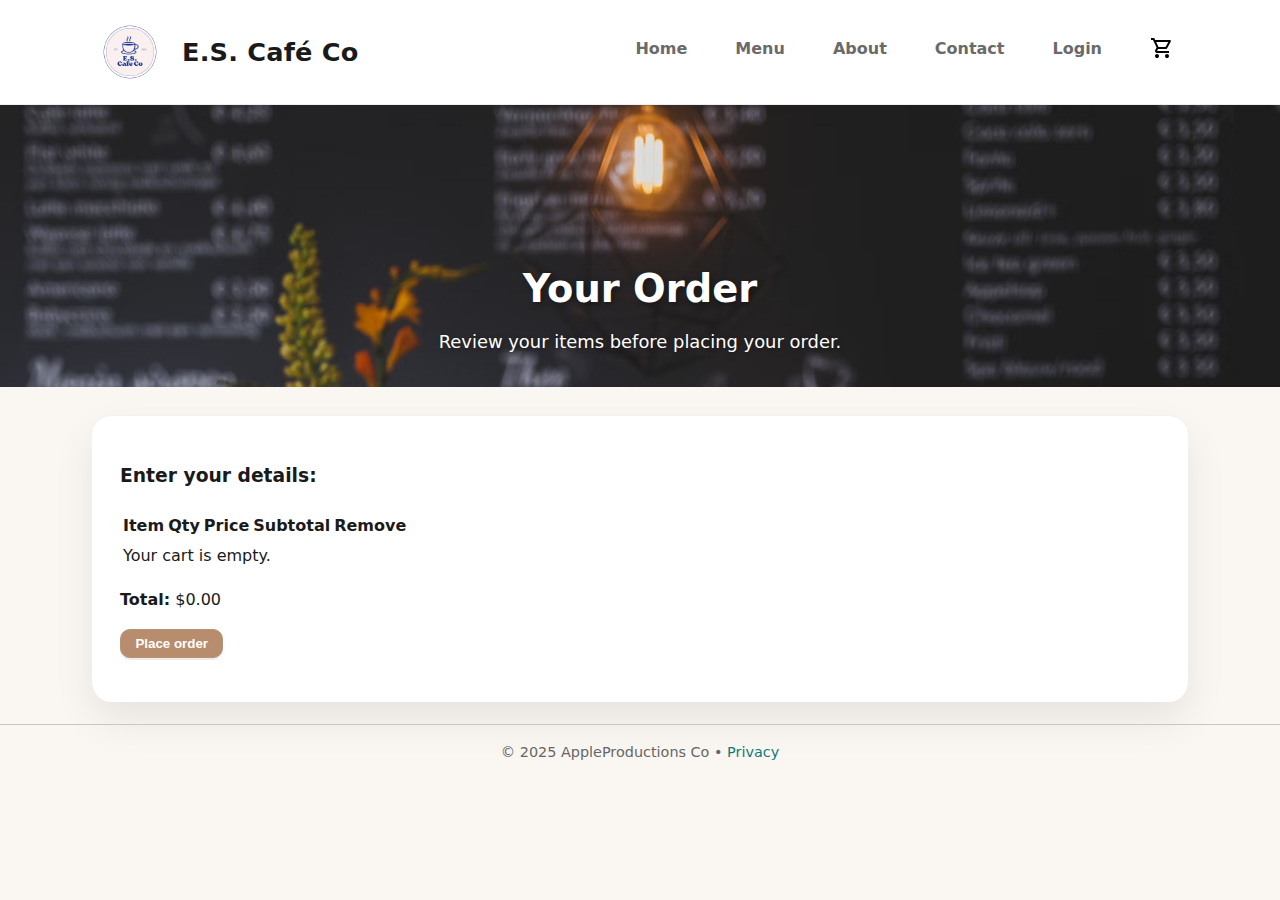
<file: templates/orders.html>
<!DOCTYPE html>
<html lang="en">
<head>
    <meta charset="UTF-8">
    <meta name="viewport" content="width=device-width, initial-scale=1.0">
    <title>E.S. Café Co - Cart</title>
    <meta name="description" content="Browse the E.S. Café Co breakfast, lunch, and drinks menu. Add items to your pre-order and collect them at your chosen time.">
    <meta name="keywords" content="E.S. Café Co menu, breakfast, lunch, drinks, pre-order">
    <meta name="author" content="Evan Sergi (Albury High School)">
    <link rel="stylesheet" href="/static/style.css">
    <link rel="manifest" href="../manifest.json">
    <link rel="icon" href="/static/images/logo.png" type="image/png">
</head>

<body>
  <!-- ---------- Header and Navigation ---------- -->
  <header class="site-header">
    <div class="container header-inner">
      
      <!-- ---------- Brand Section (Logo + Name) ---------- -->
      <div class="brand">
        <a href="index.html">
          <img src="/static/images/logo.png" alt="E.S. Café Co logo" class="logo">
        </a>
        <span class="brand-name">E.S. Café Co</span>
      </div>

    <!-- ---------- Navigation Menu ---------- -->
    <nav aria-label="Primary">
      <ul class="nav-list">
        <li><a href="index.html">Home</a></li>
        <li><a href="menu.html">Menu</a></li>
        <li><a href="about.html">About</a></li>
        <li><a href="contact.html">Contact</a></li>
        <li><a href="login.html">Login</a></li>
        <li><a href="orders.html" style="position: relative;">
          <svg xmlns="http://www.w3.org/2000/svg" height="24px" viewBox="0 -960 960 960" width="24px" fill="black"><path d="M280-80q-33 0-56.5-23.5T200-160q0-33 23.5-56.5T280-240q33 0 56.5 23.5T360-160q0 33-23.5 56.5T280-80Zm400 0q-33 0-56.5-23.5T600-160q0-33 23.5-56.5T680-240q33 0 56.5 23.5T760-160q0 33-23.5 56.5T680-80ZM246-720l96 200h280l110-200H246Zm-38-80h590q23 0 35 20.5t1 41.5L692-482q-11 20-29.5 31T622-440H324l-44 80h480v80H280q-45 0-68-39.5t-2-78.5l54-98-144-304H40v-80h130l38 80Zm134 280h280-280Z"/></svg>
          <span class="cart-badge">0</span>
        </a></li>
      </ul>
    </nav>
    </header>

  <!-- ---------- Checkout Banner ---------- -->
  <section class="menu-banner">
  <img src="/static/images/menu-banner.jpg" alt="E.S. Café Co Order artwork">

  <div class="banner-text container">
    <h1>Your Order</h1>
    <p class="lead">Review your items before placing your order.</p>
  </div>
  </section>
  <!-- ---------- Checkout Section ---------- -->
    <section class="menu-section">
        <div class="container">
            <div class="menu-card">

            <!-- Heading + form fields -->
            <h3 class="order-details-heading">Enter your details:</h3>

            <form id="order-form" class="order-form">

                <label>
                    Name:
                    <input type="text" id="customer-name" required>
                </label>

                <label>
                    Email:
                    <input type="email" id="customer-email" required>
                </label>

                <label>
                    Pick-up time:
                    <input type="time" id="pickup-time" required>
                </label>

            </form>

            <!-- Order summary table -->
            <table class="order-table">
                <thead>
                    <tr>
                        <th>Item</th>
                        <th>Qty</th>
                        <th>Price</th>
                        <th>Subtotal</th>
                        <th>Remove</th>
                    </tr>
                </thead>
                <tbody id="order-rows">
                <!-- JavaScript will insert rows here -->
                </tbody>
            </table>

            <p class="order-total">
                <strong>Total:</strong>
                $<span id="order-total">0.00</span>
            </p>

            <!-- Button centred under Total -->
            <div class="order-button-row">
                <button type="submit" form="order-form" class="add-btn order-button">
                    Place order
                </button>
            </div>

            <p id="order-message" class="note"></p>

            </div>
        </div>
    </section>

    <!-- Checkout script -->
    <script src="/static/orders.js"></script>

  <!-- ---------- Footer Section ---------- -->
  <footer class="site-footer">
  <div class="container">
    © 2025 AppleProductions Co • <a href="#">Privacy</a>
  </div>
  </footer>

  <script>
  // Register the service worker so the PWA can work offline
    if ("serviceWorker" in navigator) {
      let refreshing = false;

      // Detect when a new service worker has taken control
      navigator.serviceWorker.addEventListener('controllerchange', () => {
        if (refreshing) return;
        refreshing = true;
        console.log('[App] New service worker activated, reloading page...');
        window.location.reload();
      });

      navigator.serviceWorker.register("../service-worker.js")
        .then(registration => {
          console.log("✅ Service worker registered:", registration.scope);

          // Check for updates every time the page loads
          registration.update();

          // Check for updates periodically (every 60 seconds)
          setInterval(() => {
            registration.update();
          }, 60000);

          // Listen for updates
          registration.addEventListener('updatefound', () => {
            const newWorker = registration.installing;
            console.log('[App] New service worker found, installing...');

            newWorker.addEventListener('statechange', () => {
              if (newWorker.state === 'installed' && navigator.serviceWorker.controller) {
                // New service worker available
                console.log('[App] New version available!');
                
                // Show update notification to user
                showUpdateNotification(newWorker);
              }
            });
          });
        })
        .catch(error => {
          console.error("❌ Service worker registration failed:", error);
        });
    }

    // Show a notification when a new version is available
    function showUpdateNotification(newWorker) {
      // Create a notification banner
      const banner = document.createElement('div');
      banner.id = 'update-banner';
      banner.style.cssText = `
        position: fixed;
        top: 0;
        left: 0;
        right: 0;
        background: #0e7c7b;
        color: white;
        padding: 15px;
        text-align: center;
        z-index: 10000;
        box-shadow: 0 2px 10px rgba(0,0,0,0.3);
        font-family: system-ui, sans-serif;
      `;
      
      banner.innerHTML = `
        <strong>🎉 New version available!</strong>
        <button id="update-btn" style="
          margin-left: 15px;
          padding: 8px 20px;
          background: white;
          color: #0e7c7b;
          border: none;
          border-radius: 5px;
          font-weight: bold;
          cursor: pointer;
        ">Update Now</button>
        <button id="dismiss-btn" style="
          margin-left: 10px;
          padding: 8px 20px;
          background: transparent;
          color: white;
          border: 1px solid white;
          border-radius: 5px;
          cursor: pointer;
        ">Later</button>
      `;
      
      document.body.appendChild(banner);
      
      // Handle update button click
      document.getElementById('update-btn').addEventListener('click', () => {
        // Tell the new service worker to skip waiting
        newWorker.postMessage({ type: 'SKIP_WAITING' });
      });
      
      // Handle dismiss button click
      document.getElementById('dismiss-btn').addEventListener('click', () => {
        banner.remove();
      });
    }
  </script>

  <script>
    function updateCartBadge() {
     const CART_KEY = "ESCafeCoCart";
     const stored = localStorage.getItem(CART_KEY);
     const cart = stored ? JSON.parse(stored) : [];
     const totalItems = cart.reduce((sum, item) => sum + item.qty, 0);
     
     const badges = document.querySelectorAll('.cart-badge');
     badges.forEach(badge => {
       if (totalItems > 0) {
         badge.textContent = totalItems;
         badge.style.display = 'flex';
       } else {
         badge.style.display = 'none';
       }
     });
   }
   updateCartBadge();
   window.addEventListener('storage', updateCartBadge);
  </script>
</body></html>
</file>
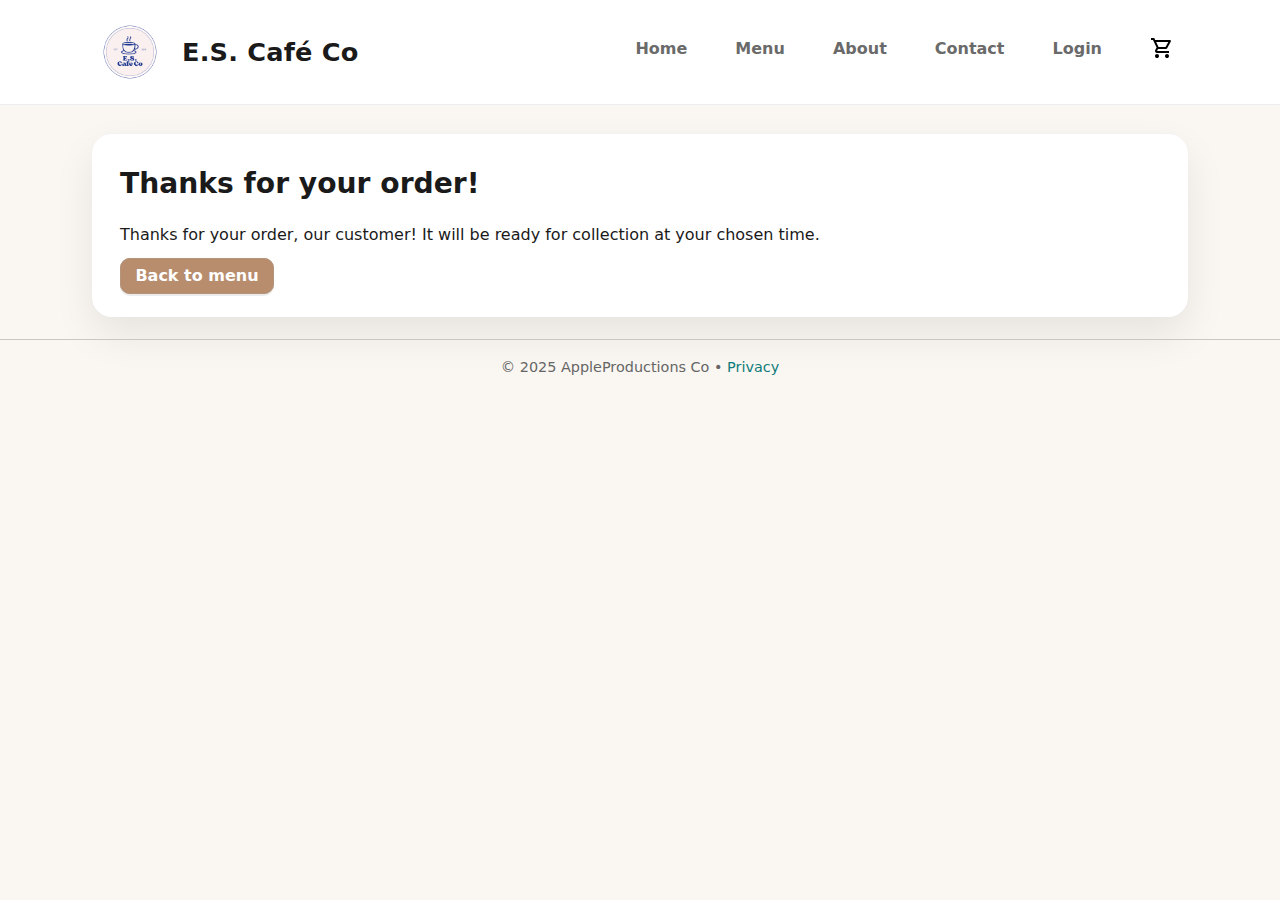
<file: templates/thanks.html>
<!DOCTYPE html>
<html lang="en">
<head>
    <meta charset="UTF-8">
    <meta name="viewport" content="width=device-width, initial-scale=1.0">
    <title>Thanks for Ordering</title>
    <meta name="description" content="Browse the E.S. Café Co breakfast, lunch, and drinks menu. Add items to your pre-order and collect them at your chosen time.">
    <meta name="keywords" content="E.S. Café Co menu, breakfast, lunch, drinks, pre-order">
    <meta name="author" content="Evan Sergi (Albury High School)">
    <link rel="stylesheet" href="/static/style.css">
    <link rel="manifest" href="../manifest.json">
    <link rel="icon" href="/static/images/logo.png" type="image/png">
</head>

<body>
  <!-- ---------- Header and Navigation ---------- -->
  <header class="site-header">
    <div class="container header-inner">
      
      <!-- ---------- Brand Section (Logo + Name) ---------- -->
      <div class="brand">
        <a href="index.html">
          <img src="/static/images/logo.png" alt="E.S. Café Co logo" class="logo">
        </a>
        <span class="brand-name">E.S. Café Co</span>
      </div>

    <!-- ---------- Navigation Menu ---------- -->
    <nav aria-label="Primary">
      <ul class="nav-list">
        <li><a href="index.html">Home</a></li>
        <li><a href="menu.html">Menu</a></li>
        <li><a href="about.html">About</a></li>
        <li><a href="contact.html">Contact</a></li>
        <li><a href="login.html">Login</a></li>
        <li><a href="orders.html" style="position: relative;">
          <svg xmlns="http://www.w3.org/2000/svg" height="24px" viewBox="0 -960 960 960" width="24px" fill="black"><path d="M280-80q-33 0-56.5-23.5T200-160q0-33 23.5-56.5T280-240q33 0 56.5 23.5T360-160q0 33-23.5 56.5T280-80Zm400 0q-33 0-56.5-23.5T600-160q0-33 23.5-56.5T680-240q33 0 56.5 23.5T760-160q0 33-23.5 56.5T680-80ZM246-720l96 200h280l110-200H246Zm-38-80h590q23 0 35 20.5t1 41.5L692-482q-11 20-29.5 31T622-440H324l-44 80h480v80H280q-45 0-68-39.5t-2-78.5l54-98-144-304H40v-80h130l38 80Zm134 280h280-280Z"/></svg>
          <span class="cart-badge">0</span>
        </a></li>
      </ul>
    </nav>
    </header>

    <!-- ---------- Thank You Section ---------- -->
    <section class="menu-section">
    <div class="container">
        <div class="menu-card">
        <h2>Thanks for your order!</h2>
        <p id="thanks-message" class="note"></p>

        <a href="menu.html" class="add-btn">Back to menu</a>
        </div>
    </div>
    </section>

  <script src="../static/thanks.js"></script>

  <!-- ---------- Footer Section ---------- -->
  <footer class="site-footer">
  <div class="container">
    © 2025 AppleProductions Co • <a href="#">Privacy</a>
  </div>
  </footer>

  <script>
  // Register the service worker so the PWA can work offline
    if ("serviceWorker" in navigator) {
      let refreshing = false;

      // Detect when a new service worker has taken control
      navigator.serviceWorker.addEventListener('controllerchange', () => {
        if (refreshing) return;
        refreshing = true;
        console.log('[App] New service worker activated, reloading page...');
        window.location.reload();
      });

      navigator.serviceWorker.register("../service-worker.js")
        .then(registration => {
          console.log("✅ Service worker registered:", registration.scope);

          // Check for updates every time the page loads
          registration.update();

          // Check for updates periodically (every 60 seconds)
          setInterval(() => {
            registration.update();
          }, 60000);

          // Listen for updates
          registration.addEventListener('updatefound', () => {
            const newWorker = registration.installing;
            console.log('[App] New service worker found, installing...');

            newWorker.addEventListener('statechange', () => {
              if (newWorker.state === 'installed' && navigator.serviceWorker.controller) {
                // New service worker available
                console.log('[App] New version available!');
                
                // Show update notification to user
                showUpdateNotification(newWorker);
              }
            });
          });
        })
        .catch(error => {
          console.error("❌ Service worker registration failed:", error);
        });
    }

    // Show a notification when a new version is available
    function showUpdateNotification(newWorker) {
      // Create a notification banner
      const banner = document.createElement('div');
      banner.id = 'update-banner';
      banner.style.cssText = `
        position: fixed;
        top: 0;
        left: 0;
        right: 0;
        background: #0e7c7b;
        color: white;
        padding: 15px;
        text-align: center;
        z-index: 10000;
        box-shadow: 0 2px 10px rgba(0,0,0,0.3);
        font-family: system-ui, sans-serif;
        user-select: none;
      `;
      
      banner.innerHTML = `
        <strong style="user-select: none; cursor: default;">🎉 New version available!</strong>
        <button id="update-btn" class="add-btn" style="
          margin-left: 15px;
          padding: 0.5rem 1.2rem;
          background: #b48767;
          color: white;
          border: 1px solid #b09076;
          border-radius: 10px;
          font-weight: 600;
          cursor: pointer;
          box-shadow: 0 2px 0 rgba(0, 0, 0, 0.08);
          transition: all 0.2s ease;
        ">Update Now</button>
        <button id="dismiss-btn" style="
          margin-left: 10px;
          padding: 0.5rem 1.2rem;
          background: transparent;
          color: white;
          border: 1px solid white;
          border-radius: 10px;
          font-weight: 600;
          cursor: pointer;
          transition: all 0.2s ease;
        ">Later</button>
      `;
      
      document.body.appendChild(banner);
      
      // Add hover effects for Update button
      const updateBtn = document.getElementById('update-btn');
      updateBtn.addEventListener('mouseenter', () => {
        updateBtn.style.background = '#a76a4f';
        updateBtn.style.transform = 'scale(1.05) translateY(-2px)';
        updateBtn.style.boxShadow = '0 6px 14px rgba(0,0,0,0.15)';
      });
      updateBtn.addEventListener('mouseleave', () => {
        updateBtn.style.background = '#b48767';
        updateBtn.style.transform = 'none';
        updateBtn.style.boxShadow = '0 2px 0 rgba(0, 0, 0, 0.08)';
      });
      
      // Add hover effects for Dismiss button
      const dismissBtn = document.getElementById('dismiss-btn');
      dismissBtn.addEventListener('mouseenter', () => {
        dismissBtn.style.background = 'rgba(255,255,255,0.1)';
        dismissBtn.style.transform = 'scale(1.05)';
      });
      dismissBtn.addEventListener('mouseleave', () => {
        dismissBtn.style.background = 'transparent';
        dismissBtn.style.transform = 'none';
      });
      
      // Handle update button click
      updateBtn.addEventListener('click', () => {
        // Tell the new service worker to skip waiting
        newWorker.postMessage({ type: 'SKIP_WAITING' });
      });
      
      // Handle dismiss button click
      dismissBtn.addEventListener('click', () => {
        banner.remove();
      });
    }
  </script>


  <script>
    function updateCartBadge() {
     const CART_KEY = "ESCafeCoCart";
     const stored = localStorage.getItem(CART_KEY);
     const cart = stored ? JSON.parse(stored) : [];
     const totalItems = cart.reduce((sum, item) => sum + item.qty, 0);
     
     const badges = document.querySelectorAll('.cart-badge');
     badges.forEach(badge => {
       if (totalItems > 0) {
         badge.textContent = totalItems;
         badge.style.display = 'flex';
       } else {
         badge.style.display = 'none';
       }
     });
   }
   updateCartBadge();
   window.addEventListener('storage', updateCartBadge);
  </script>
</body>
</html>
</file>
<file: static/style.css>
/* =====================================================

   HOME PAGE STYLES

   ===================================================== */

                   
/* ---------- Base Styles and Colours ---------- */
:root {
  --brand: #0e7c7b;   /* teal brand accent */
  --accent: #c18b73;  /* coffee tone */
  --bg: #faf7f2;      /* soft cream background */
  --ink: #1a1a1a;     /* main text colour */
}

body {
  margin: 0;
  font-family: system-ui, sans-serif;
  background: var(--bg);
  color: var(--ink);
  line-height: 1.6;
}

img { max-width: 100%; display: block; }
a { color: var(--brand); text-decoration: none; transition: color 0.2s ease; }
a:hover { text-decoration: underline; }

.container { width: min(1100px, 92%); margin-inline: auto; }

/* Remove default list spacing (helps with nav layout) */
ul { margin: 0; padding: 0; }

/* ---------- Header and Navigation ---------- */
.site-header {
  background:#fff;
  border-bottom:1px solid #eee;
}

.header-inner {
  display:flex;
  align-items:center;
  justify-content:space-between;
  gap:1rem;
  padding:.75rem 0;
}

.brand {
  display:flex;
  align-items:center;
  gap:.75rem;
  cursor:default;
}

.logo { height:80px; width:auto; }

.brand-name {
  font-weight:800;
  color:var(--ink);                      /* dark text */
  font-size:clamp(1.1rem,2.6vw,1.6rem);  /* responsive size */
  letter-spacing:.2px;
}

/* Navigation list */
.nav-list {
  list-style:none;
  display:flex;
  gap:1rem;
  margin:0;
  padding:0;
}

/* Plain links with light-coffee hover pill */
.nav-list a {
  display:inline-block;
  padding:.5rem 1rem;
  border-radius:999px;
  background:transparent;
  color:#6a6a6a;
  text-decoration:none;
  font-weight:600;
  transition:background .18s ease,color .18s ease;
}

.nav-list a:hover {
  background:#ecdccf;   /* light coffee */
  color:var(--ink);
  text-decoration:none; /* remove underline on hover */
}

/* ---------- Hero Section ---------- */
/* Full-width hero image with text overlay */
.hero {
  position: relative;
  isolation: isolate; /* keeps overlay layers separate */
}

.hero img {
  display: block;
  width: 100%;
  height: clamp(240px, 38vw, 520px);
  object-fit: cover; /* fills & crops image without distortion */
}

/* Text box positioned over the image */
.hero-overlay {
  position: absolute;
  inset: 0;
  display: flex;
  flex-direction: column;
  align-items: flex-start;   /* left-align text */
  justify-content: flex-end; /* anchor text at bottom */
  gap: 6px;
  padding: clamp(12px, 4vw, 28px);
  color: #fff;               /* white text for contrast */
}

/* Adds a subtle gradient layer across the entire hero image */
.hero::before {
  content: "";
  position: absolute;
  inset: 0;  /* covers the entire hero area */
  background: linear-gradient(
    180deg,
    rgba(0, 0, 0, 0.10) 0%,   /* lighter at the top */
    rgba(0, 0, 0, 0.20) 40%,  /* gentle midtone fade */
    rgba(0, 0, 0, 0.36) 100%  /* slightly darker at the bottom for contrast */
  );
  pointer-events: none;  /* allows clicks to pass through */
  z-index: 0;            /* sits behind the text but above the image */
}

/* Ensures the text overlay sits above the new gradient layer */
.hero-overlay {
  z-index: 1;
}

.hero-overlay h1 {
  margin: 0;
  font-size: clamp(1.6rem, 3.4vw, 2.4rem);
}

.hero-overlay .lead {
  margin: 0;
  opacity: 0.95;
}

/* ---------- Tagline Section ---------- */
/* Centered tagline beneath the hero image */
.tagline h2 {
  margin: clamp(12px, 2.5vw, 20px) 0;
  font-weight: 600;
  text-align: center;
}

/* ---------- Cards Section (Grid) ---------- */
.cards { padding: 2rem 0; }

/* 2 columns on wide screens, stacks automatically on small screens */
.grid{
  display:grid;
  gap:1.25rem;
  grid-template-columns: repeat(auto-fit, minmax(320px, 1fr));
}

.card{
  background:#fff;
  border:1px solid #eee;
  border-radius:16px;
  box-shadow:0 8px 24px rgba(0,0,0,.08);
  padding:1.25rem clamp(1rem, 3vw, 1.75rem);
}

/* card headings match the reference weight/size */
.card h2{ margin:.25rem 0 1rem 0; font-size:1.6rem; font-weight:800; }

/* Hours table styling (lines between rows, tidy columns) */
.hours{ width:100%; border-collapse:collapse; }
.hours th, .hours td{
  border-bottom:1px solid #e9e7e3;
  padding:12px 0;
  text-align:left;
}
.hours th{ width:44%; white-space:nowrap; font-weight:700; color:#333; }
.hours tr:last-child th, .hours tr:last-child td{ border-bottom:0; }

/* link + small note text inside cards */
.card a{ color:#2a66c7; text-decoration:underline; }
.card .note{ color:#666; margin-top:.5rem; }

/* ---------- Footer Section ---------- */
.site-footer {
  border-top: 1px solid #ccc7be;  /* slightly darker neutral border */
  color: #666;
  text-align: center;
  font-size: 0.9rem;
  padding: 1rem 0;
  margin-top: 1rem;
}

.site-footer a {
  color: var(--brand);
  text-decoration: none;
  font-weight: 500;
}

.site-footer a:hover {
  text-decoration: underline;
}

/* ---------- Responsive Adjustments ---------- */

/* Tablets and small laptops */
@media (max-width: 900px){
  .header-inner{ flex-wrap: wrap; gap: .5rem; }
  .tagline h2{ margin: 12px 0; }
  /* Grid from Step 5 already auto-stacks via auto-fit/minmax */
}

/* Phones */
@media (max-width: 520px){
  .brand .logo{ height: 30px; }
  .brand-name{ font-size: clamp(1rem, 5vw, 1.25rem); }
  .nav-list{ gap: .5rem; }

  /* Hero tweaks: comfortable height + padding on small screens */
  .hero img{ height: clamp(220px, 52vw, 360px); }
  .hero-overlay{ padding: 16px; }
}

/* =====================================================
   MENU PAGE STYLES
   ===================================================== */

/* ---------- Menu Banner ---------- */
.menu-banner img {
  width: 100%;
  height: clamp(180px, 22vw, 360px); /* thin on phones, not too deep on desktops */
  object-fit: cover;                 /* fills area without distortion */
  object-position: center 45%;       /* centers focus */
  display: block;
}

/* ---------- Banner Text (no overlay background) ---------- */
.menu-banner {
  position: relative;
  text-align: center;
  color: #fff;
}

.banner-text {
  position: absolute;
  top: 75%; /* text 75% from top of banner*/
  left: 50%; /* text centred on page*/
  transform: translate(-50%, -50%);
}

.banner-text h1 {
  font-size: clamp(1.8rem, 3vw, 2.6rem);
  margin: 0;
  text-shadow: 2px 2px 6px rgba(0,0,0,0.4);
}

.banner-text .lead {
  font-size: clamp(1rem, 1.4vw, 1.3rem);
  margin-top: 0.5rem;
  text-shadow: 1px 1px 4px rgba(0,0,0,0.3);
}

/* ---------- Menu Section Spacing ---------- */
.menu-section {
  margin-top: clamp(16px, 3vw, 28px);   /* space between banner and card */
}

/* ---------- Centred Menu Card ---------- */
.menu-card {
  max-width: 1040px;                    /* controls overall card width */
  margin: clamp(12px, 2.5vw, 22px) auto;
  background: #fff;
  border-radius: 20px;
  padding: clamp(16px, 3vw, 28px);
  box-shadow:
    0 18px 40px rgba(0, 0, 0, 0.08),
    0 1px 0 rgba(0, 0, 0, 0.05) inset;  /* soft lifted effect */
}

/* ---------- Menu Headings ---------- */
.menu-card h2 {
  margin: 0 0 14px 0;
  font-size: clamp(1.4rem, 2.2vw, 1.8rem);
}

/* ---------- Menu Item Layout ---------- */
.menu-item {
  display: flex;
  gap: clamp(12px, 2vw, 20px);
  align-items: center;
  padding: clamp(10px, 2vw, 16px);
  border-radius: 16px;
  background: #fff;
  box-shadow: 0 8px 22px rgba(0, 0, 0, 0.05);
  transition: transform 0.25s ease;
}

/* Space between multiple items */
.menu-item + .menu-item {
  margin-top: clamp(10px, 2vw, 16px);
}

/* ---------- Menu Image ---------- */
.menu-thumb {
  width: 160px;
  height: 120px;
  border-radius: 12px;
  overflow: hidden;
  background: #f3f2ef;
  flex: 0 0 160px;
}
.menu-thumb img {
  width: 100%;
  height: 100%;
  object-fit: cover;
  display: block;
}

/* ---------- Menu Text ---------- */
.menu-info {
  flex: 1 1 auto;
}
.menu-info h3 {
  margin: 0 0 6px 0;
  font-size: clamp(1.05rem, 1.8vw, 1.25rem);
}
.menu-info .desc {
  margin: 0 0 8px 0;
  color: #5a5a5a;
}

/* ---------- Price and Add Button ---------- */
.menu-actions {
  display: flex;
  justify-content: space-between;       /* price left, button right */
  align-items: center;
  gap: 0.75rem;
}
.price {
  font-weight: 700;
  color: #8a5f3e;
}

.add-btn {
  border: 1px solid #b09076;
  background: #b48767;
  color: #fff;
  padding: 0.45rem 0.9rem;
  border-radius: 10px;
  font-weight: 600;
  line-height: 1;
  cursor: pointer;
  opacity: 0.95;
  box-shadow: 0 2px 0 rgba(0, 0, 0, 0.08);
  transition:
    opacity 0.2s ease,
    transform 0.2s ease,
    box-shadow 0.2s ease,
    background 0.2s ease;   /* animate background too */
}

/* Hover: pop out */
.add-btn:hover {
  opacity: 1;
  transform: scale(1.05) translateY(-2px);   /* grows + lifts */
  box-shadow: 0 6px 14px rgba(0,0,0,0.15);   /* deeper shadow */
  background: #a76a4f;                       /* slightly darker shade */
}

/* Active (clicked): pressed in */
.add-btn:active {
  transform: scale(0.97) translateY(1px);    /* shrinks + sinks */
  box-shadow: 0 2px 6px rgba(0,0,0,0.12) inset; /* inner shadow for pressed look */
  background: #8f5a3d;                       /* even darker shade */
}

/* Disabled state */
.add-btn[disabled] {
  cursor: not-allowed;
  opacity: 0.6;
  transform: none;
  box-shadow: none;
}

/* Prevent hover/active effects on disabled buttons */
.add-btn[disabled]:hover,
.add-btn[disabled]:active {
  transform: none;
  box-shadow: none;
  background: #b48767; /* same as default disabled */
}

/* Logo base */
.logo {
  transition: transform 0.25s ease, box-shadow 0.25s ease;
  cursor: pointer;
}

/* Hover: lift and grow */
.logo:hover {
  transform: scale(1.08) rotate(-3deg);
}

/* Active: trigger bounce animation */
.logo:active {
  animation: logo-bounce 0.4s ease;
}

/* Keyframes for bounce */
@keyframes logo-bounce {
  0%   { transform: scale(0.95) translateY(2px); }
  40%  { transform: scale(1.1) translateY(-4px); }
  70%  { transform: scale(0.98) translateY(1px); }
  100% { transform: scale(1) translateY(0); }
}


/* ---------- Responsive Layout ---------- */
@media (max-width: 720px) {
  .menu-item {
    flex-direction: column;
    align-items: stretch;
  }
  .menu-thumb {
    width: 100%;
    height: 200px;
    flex-basis: 200px;
  }
  .menu-actions {
    margin-top: 6px;
  }
}

/* ---------- Image Zoom on Hover ---------- */
/* Adds a smooth zoom effect when the user hovers over a menu image */
.menu-thumb img {
  transition: transform 0.25s ease;   /* controls speed and smoothness */
}

.menu-thumb:hover img {
  transform: scale(1.06);             /* enlarges image slightly on hover */
}
</file>
